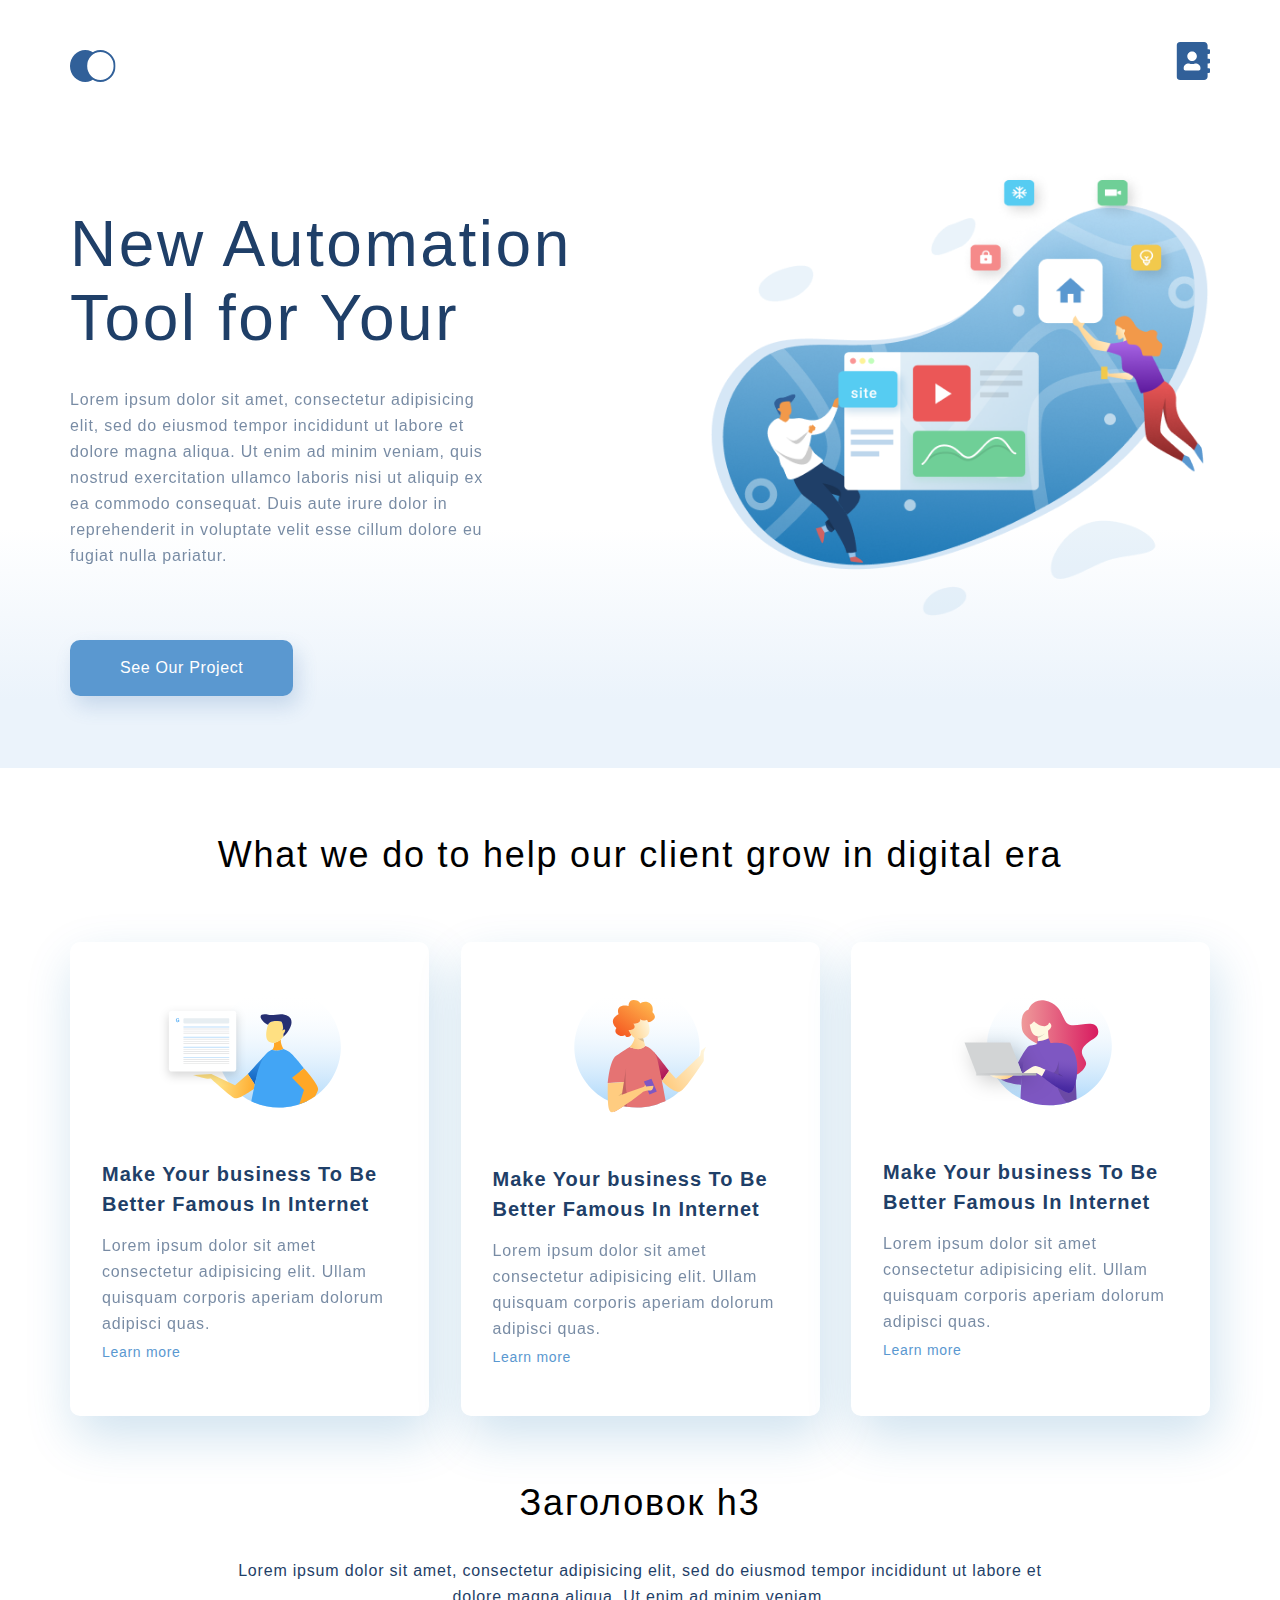
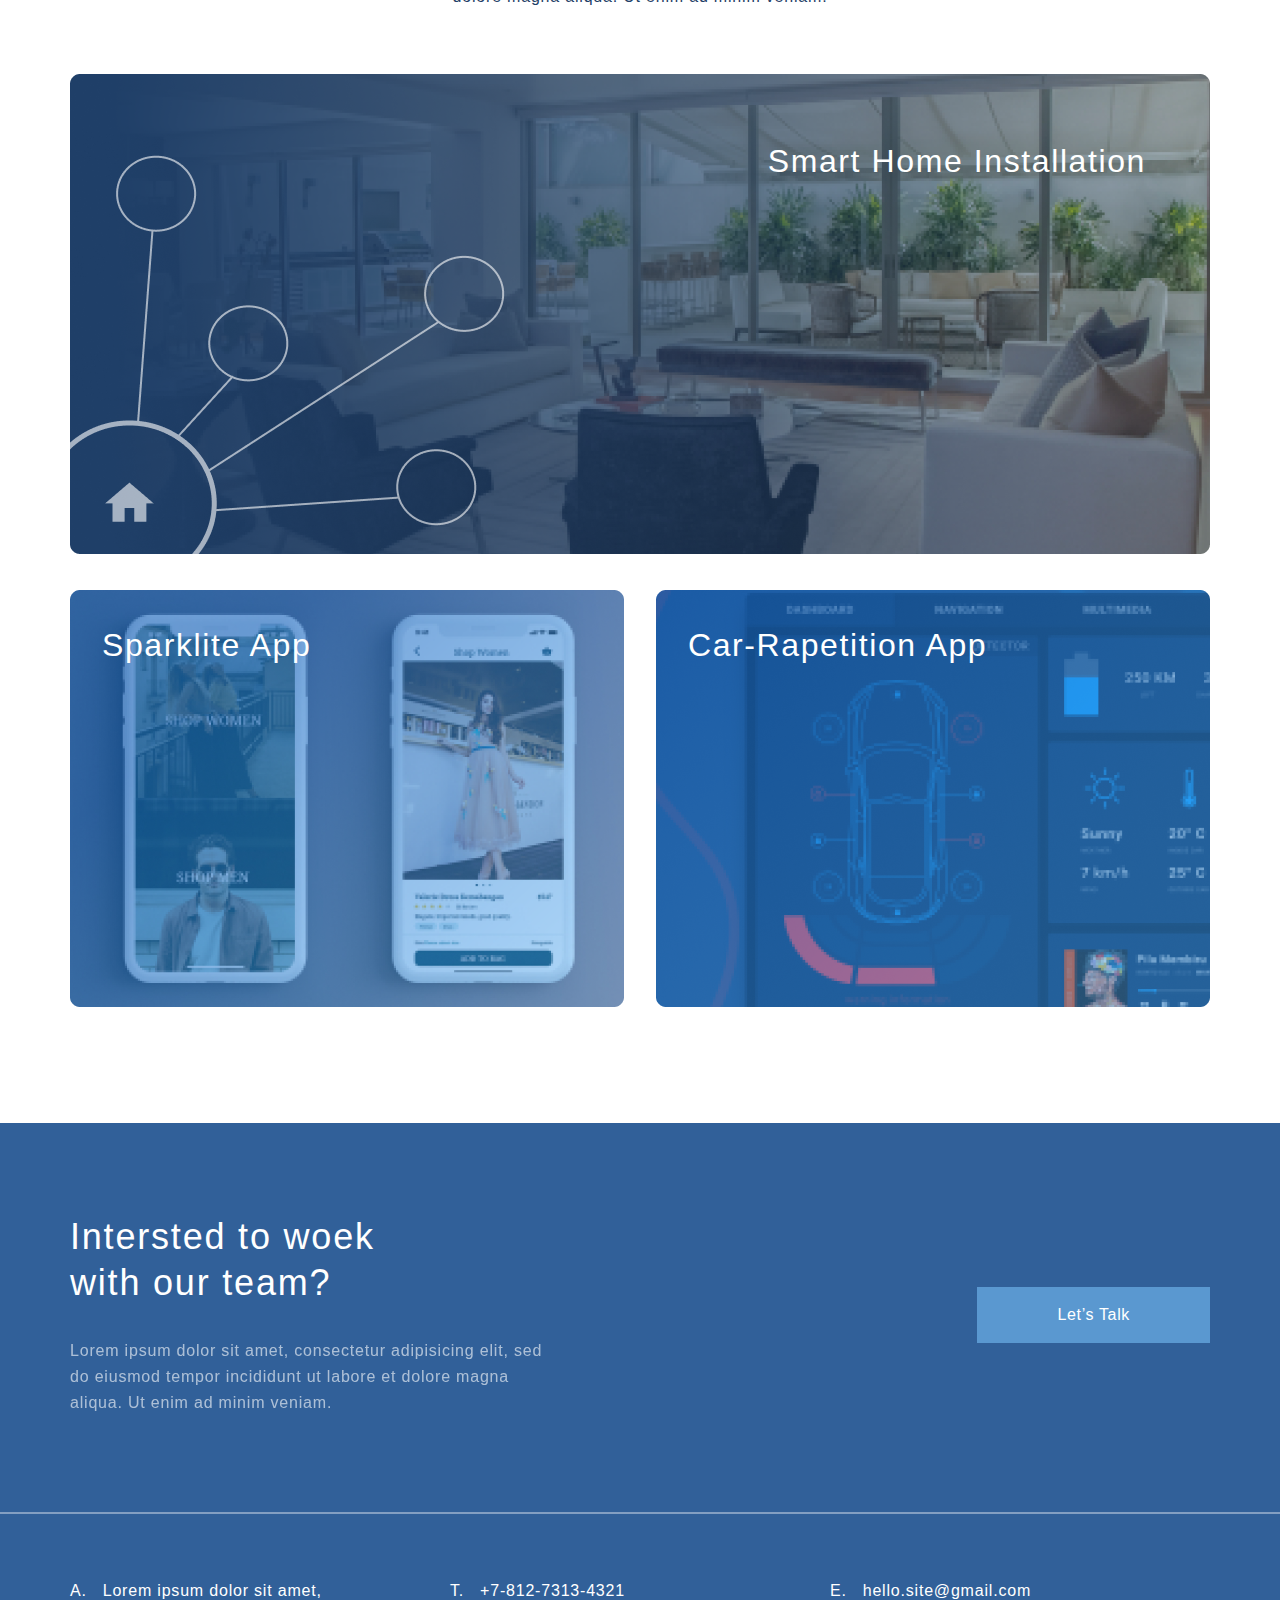
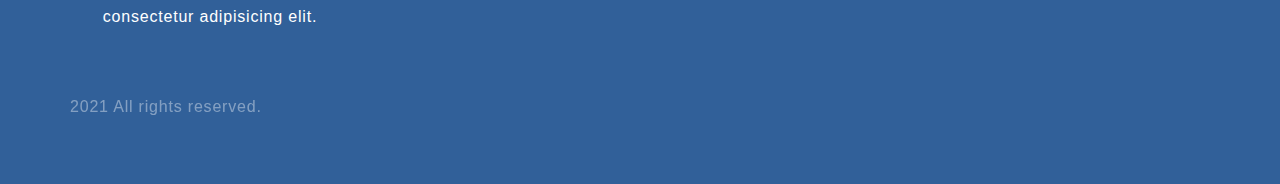
<file: index.html>
<!DOCTYPE html>
<html lang="zxx" dir="ltr">

<head>
  <meta charset="UTF-8">
  <meta http-equiv="X-UA-Compatible" content="IE=edge">
  <meta name="viewport" content="width=device-width, initial-scale=1.0">
  <link rel="stylesheet" href="style.css">
  <title>Главная страница</title>
</head>

<body>
  <!-- Шапка сайта -->
    <div class="top">
        <div class="container top__box">
          <ul class="header">
            <li><a href="index.html"><img src="img/Logo.svg" alt="Logo"></a></li>
            <li><a href="contact.html"><img src="img/Contact.svg" alt="Contact"> </a></li>
          </ul>
          <div class="top__info">
              <h1 class="top__heading">New Automation Tool for Your</h1>
              <p class="text top__text">
                    Lorem ipsum dolor sit amet, consectetur adipisicing elit,
                    sed do eiusmod tempor incididunt ut labore et dolore magna aliqua.
                    Ut enim ad minim veniam, quis nostrud exercitation ullamco laboris nisi
                    ut aliquip ex ea commodo consequat. Duis aute irure dolor in reprehenderit
                    in voluptate velit esse cillum dolore eu fugiat nulla pariatur.

              </p>
              <a href="#" class="top__buttom">See Our Project</a>
          </div>
        </div>
    </div>
  <!-- Товар -->
    <div class="what-we-do container">
        <h3 class="heading">What we do to help our client grow in digital era</h3>
        <div class="card-box">
            <div class="card">
              <img class="card__img" src="img/card_1.svg" alt="card">
              <h4 class="heading-mini">Make Your business To Be Better Famous In Internet</h4>
              <p class="text">
                Lorem ipsum dolor sit amet consectetur adipisicing elit.
                Ullam quisquam corporis aperiam dolorum adipisci quas.
              </p>
              <a class="card__link" href="#">Learn more</a>
            </div>
            <div class="card">
              <img class="card__img" src="img/card_2.svg" alt="card">
              <h4 class="heading-mini">Make Your business To Be Better Famous In Internet</h4>
              <p class="text">
                Lorem ipsum dolor sit amet consectetur adipisicing elit.
                Ullam quisquam corporis aperiam dolorum adipisci quas.
              </p>
              <a class="card__link" href="#">Learn more</a>
            </div>
            <div class="card">
              <img class="card__img" src="img/card_3.svg" alt="card">
              <h4 class="heading-mini">Make Your business To Be Better Famous In Internet</h4>
              <p class="text">
                Lorem ipsum dolor sit amet consectetur adipisicing elit.
                Ullam quisquam corporis aperiam dolorum adipisci quas.
              </p>
              <a class="card__link" href="#">Learn more</a>
            </div>
        </div>
    </div>
  <!-- Блоки с картинками -->
    <div class="project container">
        <h3 class="heading">Заголовок h3</h3>
        <p class="text text_project">
          Lorem ipsum dolor sit amet, consectetur adipisicing elit,
          sed do eiusmod tempor incididunt ut labore et dolore magna aliqua.
          Ut enim ad minim veniam.
        </p>
        <div class="project__item">
          <img class="project__img" src="img/project-1.png" alt="photo">
          <p class="project__text">Smart Home Installation</p>
        </div>
        <div class="project__parent">
          <div class="project__item project__item_margin">
              <img class="project__img" src="img/project-2.png" alt="photo">
              <p class="project__text project__text_mini">Sparklite App</p>
          </div>
          <div class="project__item">
              <img class="project__img" src="img/project-3.png" alt="photo">
              <p class="project__text project__text_mini">Car-Rapetition App</p>
          </div>
        </div>
    </div>
  <!-- Подвал -->
    <div class="footer">
        <div class="container">
          <div class="footer__top ">
            <div class="footer__text">
              <h3 class="heading footer__heading">Intersted to woek with our team?</h3>
              <p class="text text-footer">
                Lorem ipsum dolor sit amet, consectetur adipisicing elit,
                sed do eiusmod tempor incididunt ut labore et dolore magna aliqua. Ut enim ad minim veniam.
              </p>
            </div>
            <a class="footer__button" href="#">Let’s Talk</a>
          </div>
        </div>
        <hr>
        <div class="container">
          <div class="footer__bottom">
            <ul class="footer__info">
              <li class="footer__list">Lorem ipsum dolor sit amet, consectetur adipisicing elit.</li>
              <li class="footer__list">+7-812-7313-4321</li>
              <li class="footer__list">hello.site@gmail.com</li>
            </ul>
            <div class="footer__copy">
              <p class="text footer__copy-text">2021 All rights reserved.</p>
            </div>
          </div>
        </div>

    </div>
</body>

</html>
</file>
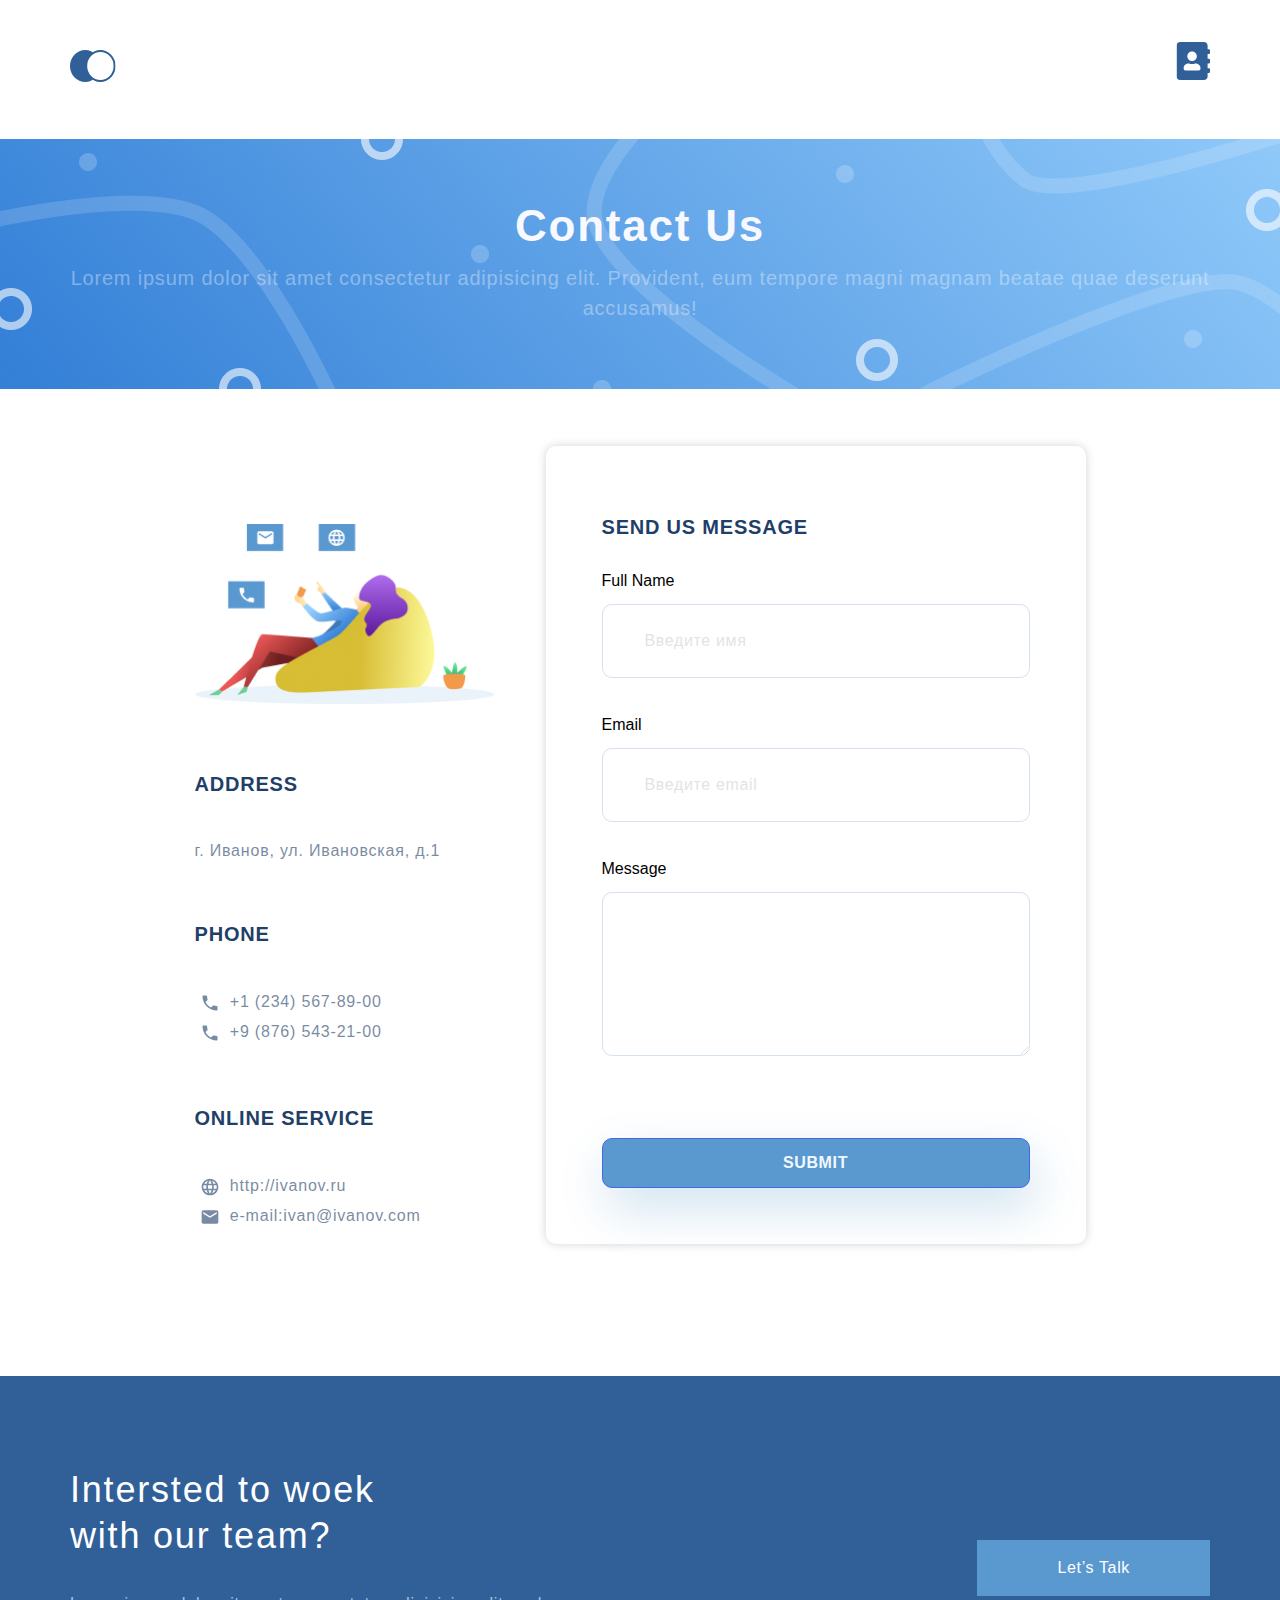
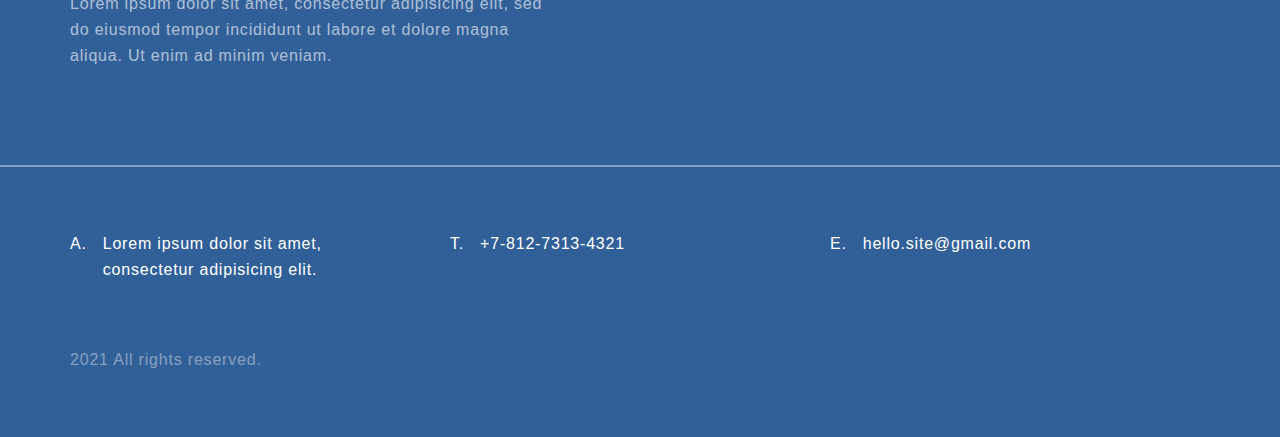
<file: contact.html>
<!DOCTYPE html>
<html lang="en">

<head>
  <meta charset="UTF-8">
  <meta http-equiv="X-UA-Compatible" content="IE=edge">
  <meta name="viewport" content="width=device-width, initial-scale=1.0">
  <link rel="stylesheet" href="style.css">
  <title>Контакты</title>
</head>

<body>
  <!-- Шапка сайта -->
    <ul class="header container">
      <li><a href="index.html"><img src="img/Logo.svg" alt=""></a></li>
      <li><a href="contact.html"><img src="img/Contact.svg" alt=""> </a></li>
    </ul>

    <div class="contact-header">
        <h2 class="heading-contact">Contact Us</h2>
        <p class="text text__contact">
          Lorem ipsum dolor sit amet consectetur adipisicing elit.
          Provident, eum tempore magni magnam beatae quae
          deserunt accusamus!
        </p>
    </div>
<!-- Блок с контактами и формой -->
    <div class="container__contact">
      <form action="#">
        <div class="contact-info">
            <img class="img__info" src="img/girl.png" alt="photo">
            <h4 class="heading-mini heading-mini_contact">Address</h4>
            <p class="text">
              г. Иванов, ул. Ивановская, д.1
            </p>
            <h4 class="heading-mini heading-mini_contact">Phone</h4>
            <ul>
              <li class="text"><img class="img__contact" src="img/Phone.svg" alt="Phone"> +1 (234) 567-89-00</li>
              <li class="text"><img class="img__contact" src="img/Phone.svg" alt="Phone"> +9 (876) 543-21-00</li>
            </ul>
            <h4 class="heading-mini heading-mini_contact">Online service</h4>
            <ul>
              <li class="text"><img class="img__contact" src="img/Globe.svg" alt="Globe"><a href="http://ivanov.ru" target="_blank"> http://ivanov.ru</a></li>
              <li class="text"><img class="img__contact" src="img/Email.svg" alt="Email"><a href="mailto:ivan@ivanov.com"> e-mail:ivan@ivanov.com</a></li>
            </ul>
        </div>
        <div class="form">
          <div class="form__container">
            <h4 class="heading-mini heading-mini_contact">Send us message</h4>
            <p class="input-text">Full Name</p>
            <input class="input" type="text" placeholder="Введите имя">
            <p class="input-text">Email</p>
            <input class="input" type="email" placeholder="Введите email">
            <p class="input-text">Message</p>
            <textarea class="input" rows="4" cols="30"></textarea>
            <button class="button-submit" type="submit">Submit</button><br>
          </div>
        </div>
      </form>
    </div>

    <div class="map">
      <script type="text/javascript" charset="utf-8" async src="https://api-maps.yandex.ru/services/constructor/1.0/js/?um=constructor%3A1a7f95e3881ef55e4d4769e93c141f51c576eb0f6d0b47cd583057c6e505c6a5&amp;width=100%25&amp;height=400&amp;lang=ru_RU&amp;scroll=true"></script>
    </div>


  <!-- Подвал -->
  <div class="footer">
      <div class="container">
        <div class="footer__top ">
          <div class="footer__text">
            <h3 class="heading footer__heading">Intersted to woek with our team?</h3>
            <p class="text text-footer">
              Lorem ipsum dolor sit amet, consectetur adipisicing elit,
              sed do eiusmod tempor incididunt ut labore et dolore magna aliqua. Ut enim ad minim veniam.
            </p>
          </div>
          <a class="footer__button" href="#">Let’s Talk</a>
        </div>
      </div>
      <hr>
      <div class="container">
        <div class="footer__bottom">
          <ul class="footer__info">
            <li class="footer__list">Lorem ipsum dolor sit amet, consectetur adipisicing elit.</li>
            <li class="footer__list">+7-812-7313-4321</li>
            <li class="footer__list">hello.site@gmail.com</li>
          </ul>
          <div class="footer__copy">
            <p class="text footer__copy-text">2021 All rights reserved.</p>
          </div>
        </div>
      </div>

  </div>
</body>

</html>
</file>
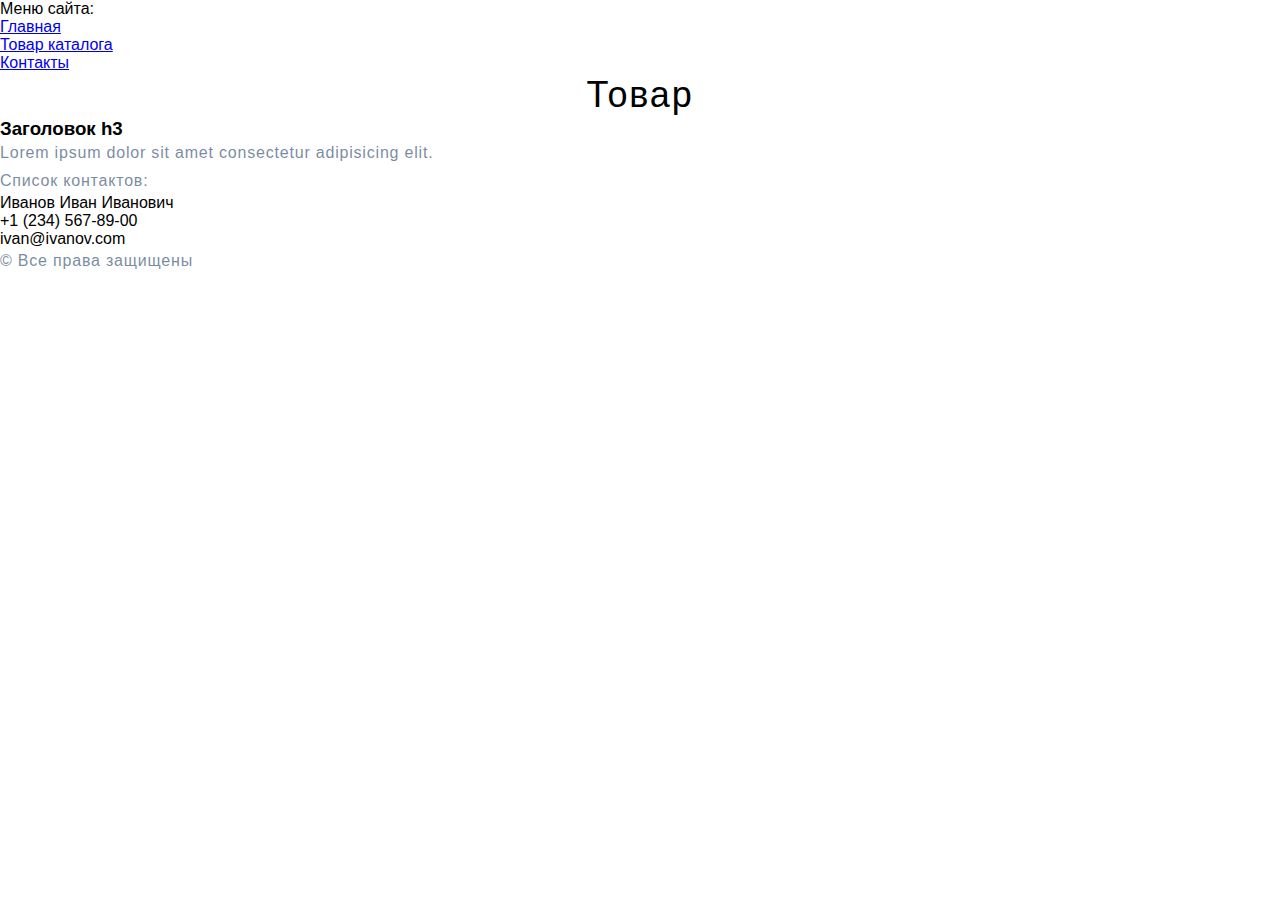
<file: catalog/product.html>
<!DOCTYPE html>
<html lang="en" dir="ltr">

<head>
    <meta charset="UTF-8">
    <meta http-equiv="X-UA-Compatible" content="IE=edge">
    <meta name="viewport" content="width=device-width, initial-scale=1.0">
    <link rel="stylesheet" href="../style.css">
    <title>Товары</title>
</head>

<body>
    <!-- Шапка сайта -->
    Меню сайта:
    <ul>
        <li><a href="../index.html">Главная</a></li>
        <li><a href="product.html">Товар каталога</a></li>
        <li><a href="../contact.html">Контакты</a></li>
    </ul>

    <h1 class="heading">Товар</h1>

    <!-- Подвал -->
    <h3 class="subtitleH3">Заголовок h3</h3>
    <p class="text">
        Lorem ipsum dolor sit amet consectetur adipisicing elit.
    </p>

    <hr>

    <p class="text">Список контактов:</p>
    <ul>
        <li>Иванов Иван Иванович</li>
        <li>+1 (234) 567-89-00</li>
        <li>ivan@ivanov.com</li>
    </ul>

    <p class="text">&copy; Все права защищены</p>

</body>

</html>
</file>
<file: style.css>
/*  для всего сайта */
* {
  margin: 0;
  padding: 0;
}

body {
  font-family: sans-serif;
}

.container {
  max-width: 1140px;
  margin: 0 auto;
}

/* ШАПКА САЙТА */
.top {
  min-height: 768px;
  background: linear-gradient(0deg, #EBF3FB 8.84%, rgba(152, 195, 232, 0) 31.12%);
}

.header {
  display: flex;
  justify-content: space-between;
  list-style-type: none;
  height: 50px;
  padding-top: 42px;
}

.top__heading {
  font-weight: 300;
  font-size: 64px;
  line-height: 74px;
  color: #1F3F68;
  width: 510px;
  letter-spacing: 0.04em;
  margin-bottom: 32px;
}

.top__info {
  padding-top: 115px;
  flex-grow: 1;
  background-image: url(img/top-info.png);
  background-repeat: no-repeat;
  background-position: right center;
  background-size: 44%;
}

.top__box {
  display: flex;
  flex-direction: column;
  height: 100%;
}

.top__text {
  width: 425px;
}

.top__buttom {
  font-size: 16px;
  line-height: 26px;
  text-align: center;
  letter-spacing: 0.04em;
  color: #FFFFFF;
  display: inline-block;
  background-color: #5A98D0;
  padding: 15px 50px;
  background: #5A98D0;
  box-shadow: 5px 10px 20px rgba(53, 110, 173, 0.2);
  border-radius: 10px;
  text-decoration: none;
  margin-top: 71px;
}

.heading {
  font-weight: 300;
  font-size: 36px;
  line-height: 46px;
  text-align: center;
  letter-spacing: 0.05em;
  color: #000000;
}

.what-we-do {
  padding-top: 64px;
}

.header a {
  text-decoration: none;
  color: darkslateblue;
  text-transform: uppercase;
  font-weight: bold;
}

/* ОСНОВНОЙ КОНТЕНТ */
.card-box {
  display: flex;
  justify-content: space-between;
  padding-top: 64px;
  padding-bottom: 64px;
}

.card {
  width: 359px;
  padding: 44px 32px;
  box-sizing: border-box;
  box-shadow: 5px 20px 50px rgba(16, 112, 177, 0.2);
  border-radius: 10px;
  background-color: #FFFFFF;
  display: flex;
  flex-direction: column;
}

.card__img {
  align-self: center;
  margin-bottom: 51px;
}
.card__link {
  font-size: 14px;
  line-height: 30px;
  letter-spacing: 0.05em;
  color: #5A98D0;
  text-decoration: none;
}

/* Стили для параграфов */
.text {
  font-size: 16px;
  line-height: 26px;
  color: #1F3F68;
  letter-spacing: 0.05em;
  opacity: 0.6;
}

.text_project {
  width: 75%;
  margin: 32px auto 64px;
  color: #2222222;
  opacity: 1;
  text-align: center;
}

.project__item {
  position: relative;
  flex-grow: 1;
}

.project__img {
  width: 100%;
}

.project__text {
  font-size: 32px;
  line-height: 46px;
  text-align: right;
  letter-spacing: 0.05em;
  color: #FFFFFF;
  position: absolute;
  top: 64px;
  right: 64px;
}

.project__text_mini {
  text-align: left;
  right: auto;
  top: 32px;
  left: 32px;
}

.project__parent {
  display: flex;
  justify-content: space-between;
  margin-top: 32px;
  margin-bottom: 112px;
}

.project__item_margin {
  margin-right: 32px;
}
/* Стили для заголовков h4 */
.heading-mini {
  font-size: 20px;
  line-height: 30px;
  color: #1F3F68;
  letter-spacing: 0.05em;
  margin-bottom: 14px;
}


/* ПОДВАЛ */
.footer {
  padding-top: 91px;
  padding-bottom: 64px;
  background-color: #316099;
  margin-top: 112px;
}

.footer__top {
  padding-bottom: 96px;
  display: flex;
  justify-content: space-between;
  align-items: center;
}

.footer__button {
  font-size: 16px;
  line-height: 26px;
  text-align: center;
  letter-spacing: 0.04em;
  color: #FFFFFF;
  text-decoration: none;
  padding: 15px 80px;
  background-color: #5A98D0;
}

.footer__text {
  width: 495px;
}

.footer__heading {
  margin-bottom: 32px;
  width: 340px;
  color: #FFF;
  text-align: left;
}

.text-footer {
  color: #FFFFFF;
}

hr {
  opacity: 0.4;
  border: 1px solid #FFFFFF;
}

.footer__info {
  display: flex;
  justify-content: space-between;
  margin-top: 64px;
}

.footer__list {
  font-size: 16px;
  line-height: 26px;
  letter-spacing: 0.05em;
  color: #FFFFFF;
  flex-grow: 1;
  flex-basis: 33.3333%;
  list-style-type: none;
  display: flex;
  margin-right: 32px;
}

.footer__list:first-child::before {
  content: 'A.';
  display: block;
  margin-right: 16px;
}

.footer__list:nth-child(2)::before {
  content: 'T.';
  display: block;
  margin-right: 16px;
}

.footer__list:nth-child(3)::before {
  content: 'E.';
  display: block;
  margin-right: 16px;
}

.footer__copy {
  margin-top: 64px;
}

.footer__copy-text {
  font-size: 16px;
  line-height: 26px;
  letter-spacing: 0.05em;
  color: #ffffff;
  opacity: 0.4;
}


.button {
  background: #5A98D0;
  box-shadow: 5px 20px 50px rgba(16, 112, 177, 0.2);
  border-radius: 10px;
  font-weight: 500;
  font-size: 16px;
  line-height: 26px;
  text-align: center;
  color: #FFFFFF;
  text-transform: uppercase;
}

/* СТРАНИЦА КОНТАКТЫ */

.contact-header {
  background-image: url("img/contact.png");
  background-repeat: no-repeat;
  background-size: cover;
  min-height: 250px;
  color: ghostwhite;
  margin-bottom: 57px;
  margin-top: 47px;
  text-align: center;
}

.heading-contact {
  font-size: 44px;
  line-height: 74px;
  text-align: center;
  letter-spacing: 0.04em;
  padding-top: 50px;
}

.text__contact{
  font-size: 20px;
  line-height: 30px;
  text-align: center;
  letter-spacing: 0.04em;
  color: rgba(255, 255, 255, 0.6);
  padding-left: 32px;
  padding-right: 32px;
}

.heading-mini_contact {
  letter-spacing: 0.04em;
  margin-top: 40px;
  margin-bottom: 24px;
  text-transform: uppercase;
}

.container__contact {
  max-width: 942px;
  margin: 0 auto;
  height: 100%;
}

form {
  display: flex;
  justify-content: space-around;
  line-height: 30px;
}

.contact-info h4 {
  text-transform: uppercase;
  font-weight: bold;
  line-height: 60px;
}

.contact-info li {
  list-style-type: none;
}

.contact-info a {
  text-decoration: none;
  letter-spacing: 0.05em;
  color: #1F3F68;
}

.img__contact {
  margin: 5px 5px;
  vertical-align: middle;
}

.img__info {
  width: 300px;
  margin-top: 78px;
}

.form {
  width: 540px;
  border-radius: 10px;
  box-shadow: 0 0 10px lightgrey;
  margin-bottom: 20px;
  padding-top: 10px;
}

.form__container {
  margin: 56px;
}
.input {
  width: 100%;
  padding: 21px 42px;
  line-height: 30px;
  font-size: 16px;
  border: 1px solid #356EAD;
  box-sizing: border-box;
  border-radius: 10px;
  opacity: 0.6;
  letter-spacing: 0.04em;
  color: #1F3F68;
  opacity: 0.2;
  margin-top: 8px;
  margin-bottom: 32px;
}

.button-submit {
  width: 100%;
  height: 50px;
  border-radius: 10px;
  color: aliceblue;
  text-transform: uppercase;
  font-weight: bold;
  border: 1px solid royalblue;
  background: #5A98D0;
  box-shadow: 5px 20px 50px rgba(16, 112, 177, 0.2);
  letter-spacing: 0.04em;
  font-size: 16px;
  line-height: 26px;
  margin-top: 40px;
}

}
.input-text {
  font-size: 16px;
  line-height: 30px;
  letter-spacing: 0.04em;
  color: #1F3F68;
  opacity: 0.8;
}

.map {
  margin: 30px 213px;
}

.img__contact {
  width: 20px;
}

@media (max-width: 1024px) {
  .container {
    padding-left: 32px;
    padding-right: 32px;
  }

  .top__info {
    background-position: right 260px;

  }

  .card-box {
    flex-direction: column;
    align-items: center;
  }

  .card {
    margin-bottom: 32px;
  }

  .footer {
    padding-top: 47px;
    margin-top: 109px;
  }

  .footer__text {
    width: 336px;
  }

  .footer__top {
    padding-bottom: 64px;
    padding-left: 92px;
    padding-right: 92px;
  }

  .footer__button {
    padding: 3px 20px;
  }

  .footer__bottom {
    padding-left: 92px;
    padding-right: 92px;
  }

  .footer__info {
    flex-direction: column;
  }

  .footer__list {
    margin-bottom: 24px;
  }
  .footer__copy {
    margin-top: 64px;
  }

  .contact-header {
    margin-top: 41px;
    margin-bottom: 0;
  }

  form {
    flex-direction: column;
    align-items: center;
  }

  .img__info {
    margin-top: 64px;
    margin-bottom: 24px;
  }

  .heading-mini_contact {
    margin-top: 40px;
  }

  .text {
    font-size: 16px;
    line-height: 26px;
    letter-spacing: 0.04em;
    color: #1F3F68;
    opacity: 0.6;
  }

  .form {
    margin-top: 64px;
  }

  .map {
    margin: 64px 0;
  }
}

@media (max-width: 667px) {
  .header {
    padding-top: 24px;
  }

  .top {
    min-height: 376px;
    padding-bottom: 41px;
    box-sizing: border-box;
  }

  .top__info {
    padding-top: 36px;
    display: flex;
    flex-direction: column;
    align-items: center;
    background-image: none;
  }

  .top__heading {
    width: 100%;
    font-size: 32px;
    line-height: 37px;
    margin-bottom: 12px;
    text-align: center;
  }

  .top__text {
    width: 100%;
    text-align: center;
  }

  .top__buttom {
    font-size: 12px;
    line-height: 26px;
    padding: 0 8px;
  }

  .heading {
    font-size: 24px;
    line-height: 28px;
  }

  .what-we-do {
    padding-top: 48px;
  }

  .card-box {
    padding-top: 32px;
  }

  .card {
    width: 100%;
  }

  .text_project {
    width: 100%;
  }

  .project__text {
    font-size: 16px;
    line-height: 19px;
    top: 16px;
    right: 16px;
  }

  .project__text_mini {
    top: 26px;
    left: 16px;
  }

  .project__parent {
    flex-direction: column;
    margin-top: 16px;
    margin-bottom: 64px;
  }

  .project__item_margin {
    margin-right: 0;
    margin-bottom: 16px;
  }

  .footer {
    padding-top: 18px;
    margin: 0
  }

  .footer__top {
    display: block;
    width: 100%;
    padding-left: 0;
    padding-right: 0;
    text-align: center;
    padding-bottom: 40px;
  }

  .footer__text {
    width: 100%;
  }

  .footer__heading{
    width: 100%;
    text-align: center;
    margin-bottom: 32px;
  }

  .text-footer {
    text-align: center;
    margin-bottom: 40px;
  }

  .footer__button {
    padding: 10px 20px;
  }

  .footer__bottom {
    padding-left: 0;
    padding-right: 0;
  }

  .footer__info {
    margin-top: 32px;
  }
  .footer__list {
    margin-bottom: 18px;
    margin-right: 0;
  }

  .footer__copy {
    margin-top: 18px;
    text-align: center;
  }

  .contact-header {
    margin-top: 33px;
    margin-bottom: 0;
  }

  form {
    flex-direction: column;
    align-items: center;
  }

  .img__info {
    margin-top: 46px;
    margin-bottom: 32px;
  }

  .heading-mini_contact {
    margin-top: 32px;
  }

  .text {
    font-size: 16px;
    line-height: 26px;
    letter-spacing: 0.04em;
    color: #1F3F68;
    opacity: 0.6;
  }

  .form {
    margin-top: 32px;
    margin-bottom: 0;
    width: 342px;
  }

  .form__container {
    margin: 36px;
  }

  .input {
    padding: 13px 22px;
    opacity: 0.2;
    line-height: 14px;
    margin-top: 7px;
    margin-bottom: 30px;
  }
  .map {
    margin: 32px 0;
  }

  .button-submit {
    margin-top: 14px;
  }
}
</file>
